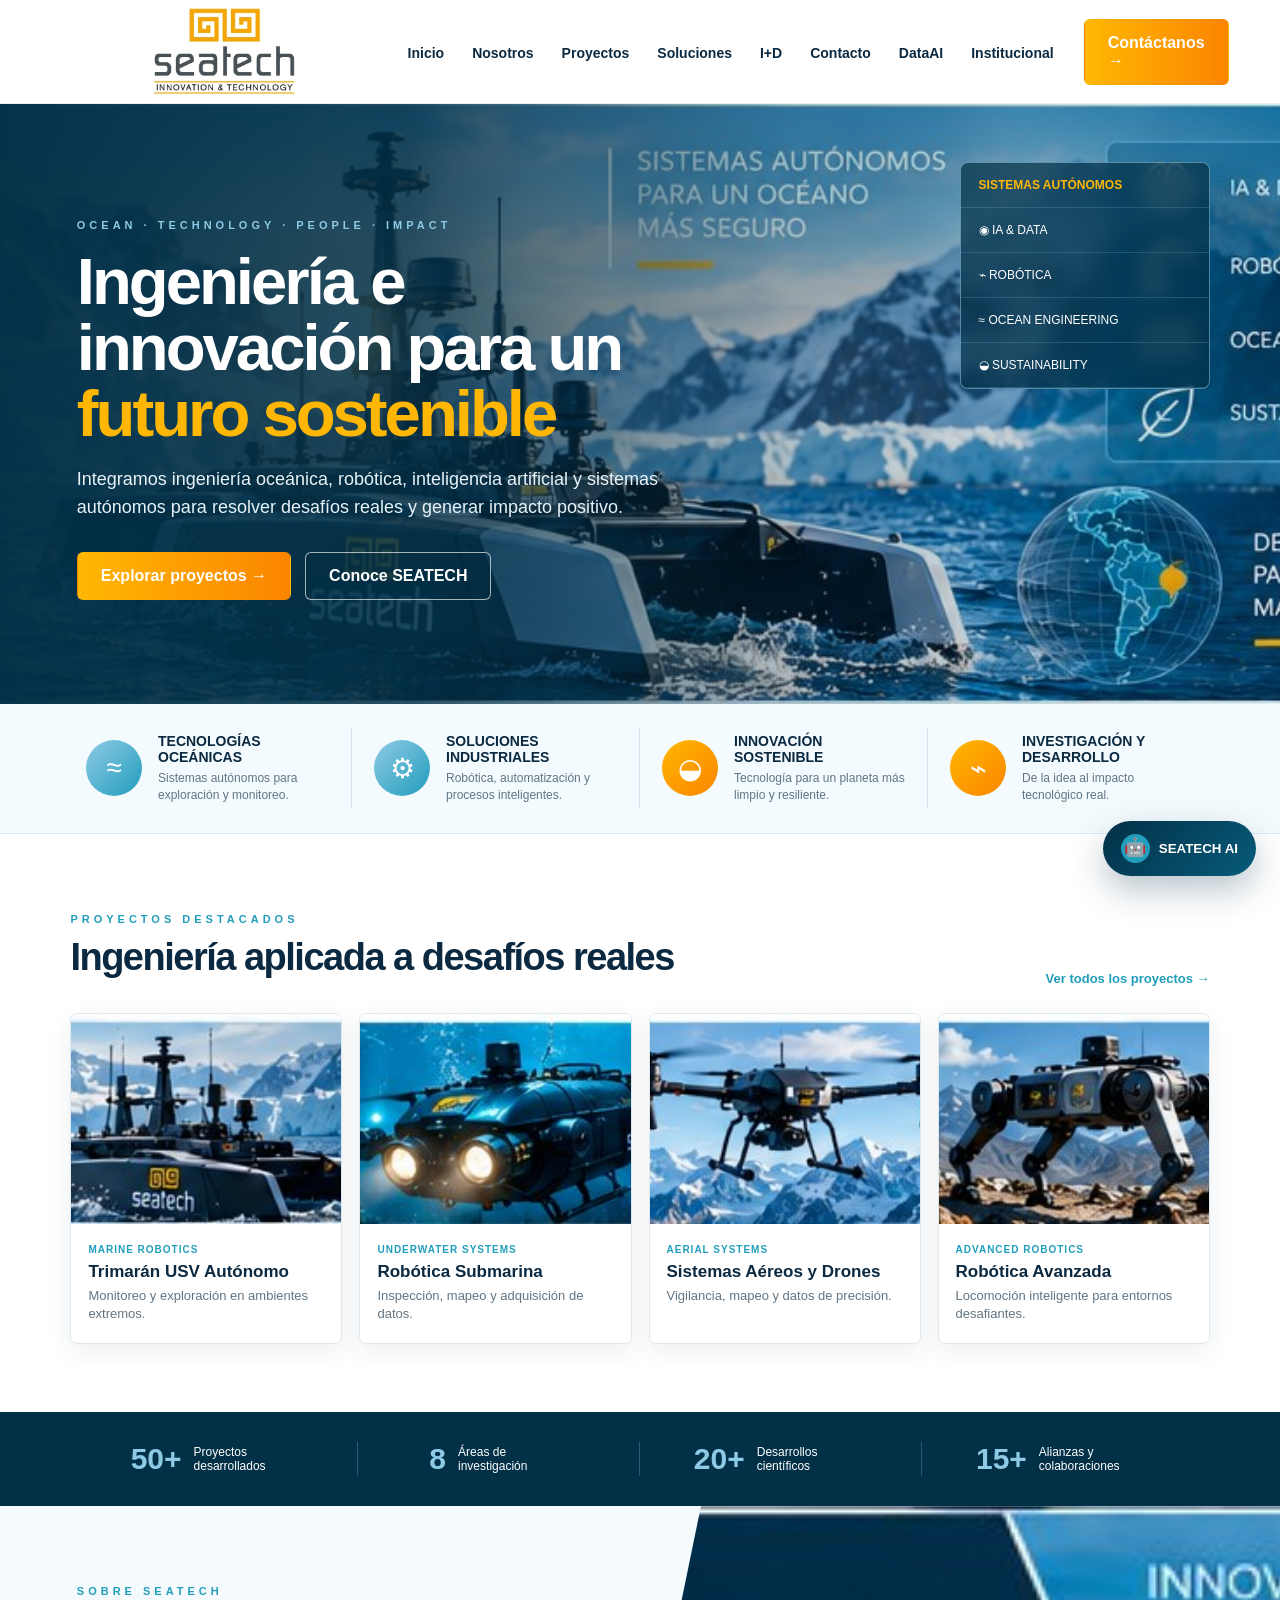
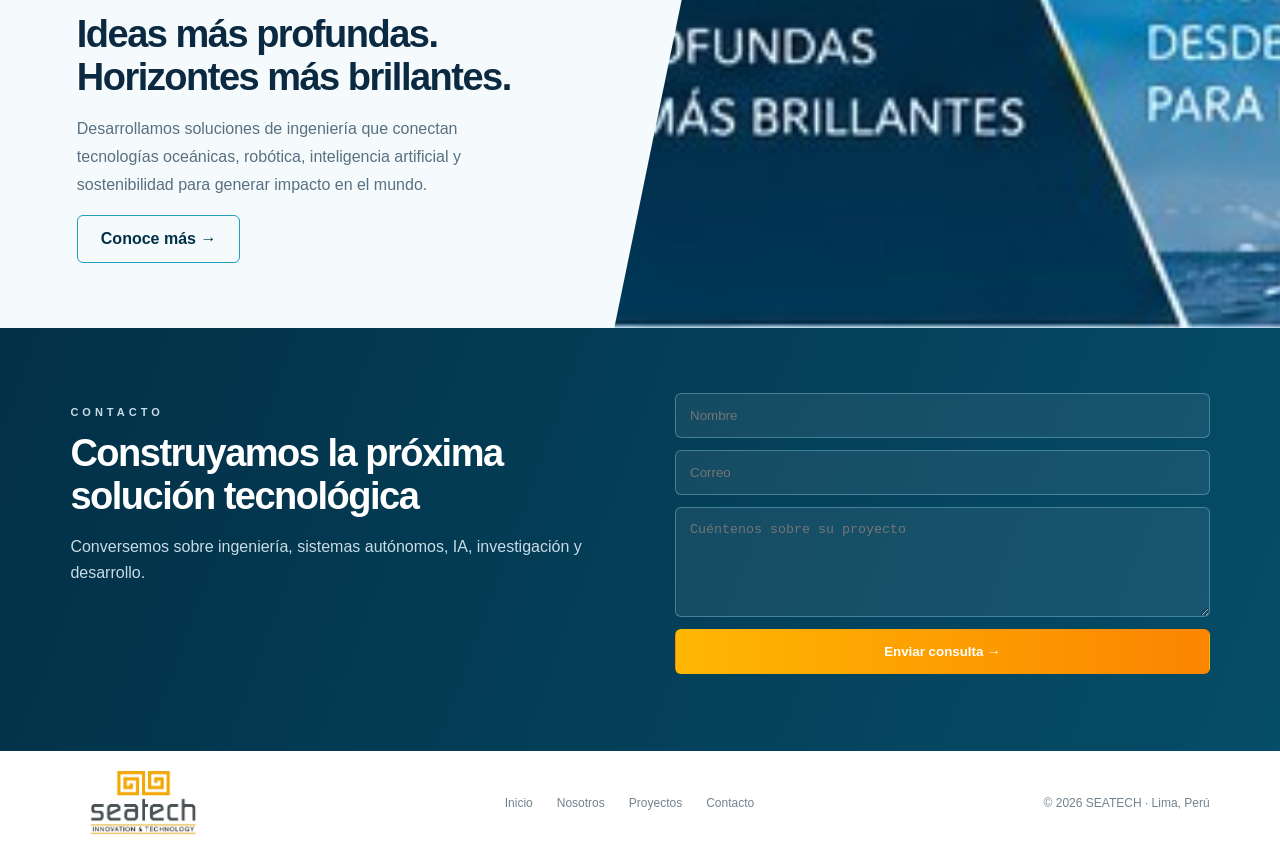
<file: index.html>
<!doctype html><html lang="es"><head><meta charset="utf-8"><meta name="viewport" content="width=device-width,initial-scale=1,viewport-fit=cover"><meta name="theme-color" content="#023047"><meta name="description" content="SEATECH Innovation & Technology — ingeniería oceánica, robótica, inteligencia artificial y sistemas autónomos."><title>SEATECH | Innovation & Technology</title><link rel="stylesheet" href="styles.css?v=13"></head><body>
<header class="topbar"><a class="brand" href="#inicio"><img src="assets/logo-original.jpg?v=10" alt="SEATECH Innovation & Technology"></a><button class="menu" id="menuBtn" aria-label="Abrir menú">☰</button><nav id="nav"><a href="#inicio">Inicio</a><a href="#nosotros">Nosotros</a><a href="projects.html">Proyectos</a><a href="#soluciones">Soluciones</a><a href="#id">I+D</a><a href="#contacto">Contacto</a><a class="dataai-nav" href="https://data.3seatech.com/" target="_blank" rel="noopener">DataAI</a><a class="dataai-nav" href="/institucional/" target="_blank" rel="noopener">Institucional</a></nav><a class="btn primary desktop" href="#contacto">Contáctanos →</a></header>
<main><section class="hero" id="inicio"><div class="hero-content"><p class="eyebrow">OCEAN · TECHNOLOGY · PEOPLE · IMPACT</p><h1>Ingeniería e innovación para un <em>futuro sostenible</em></h1><p class="lead">Integramos ingeniería oceánica, robótica, inteligencia artificial y sistemas autónomos para resolver desafíos reales y generar impacto positivo.</p><div class="actions"><a class="btn primary" href="projects.html">Explorar proyectos →</a><a class="btn glass" href="#nosotros">Conoce SEATECH</a></div></div><aside class="tech-panel"><b>SISTEMAS AUTÓNOMOS</b><span>◉ IA & DATA</span><span>⌁ ROBÓTICA</span><span>≈ OCEAN ENGINEERING</span><span>◒ SUSTAINABILITY</span></aside></section>
<section class="capabilities" id="soluciones"><article><i>≈</i><div><h3>Tecnologías oceánicas</h3><p>Sistemas autónomos para exploración y monitoreo.</p></div></article><article><i>⚙</i><div><h3>Soluciones industriales</h3><p>Robótica, automatización y procesos inteligentes.</p></div></article><article><i>◒</i><div><h3>Innovación sostenible</h3><p>Tecnología para un planeta más limpio y resiliente.</p></div></article><article><i>⌁</i><div><h3>Investigación y desarrollo</h3><p>De la idea al impacto tecnológico real.</p></div></article></section>
<section class="section projects"><div class="section-head"><div><p class="eyebrow blue">PROYECTOS DESTACADOS</p><h2>Ingeniería aplicada a desafíos reales</h2></div><a href="projects.html">Ver todos los proyectos →</a></div><div class="cards">
<article><img src="assets/project-usv.jpg?v=10" alt="Trimarán USV Autónomo"><div><small>MARINE ROBOTICS</small><h3>Trimarán USV Autónomo</h3><p>Monitoreo y exploración en ambientes extremos.</p></div></article>
<article><img src="assets/project-submarine.jpg?v=10" alt="Robótica submarina"><div><small>UNDERWATER SYSTEMS</small><h3>Robótica Submarina</h3><p>Inspección, mapeo y adquisición de datos.</p></div></article>
<article><img src="assets/project-drone.jpg?v=10" alt="Drones inteligentes"><div><small>AERIAL SYSTEMS</small><h3>Sistemas Aéreos y Drones</h3><p>Vigilancia, mapeo y datos de precisión.</p></div></article>
<article><img src="assets/project-robot.jpg?v=10" alt="Robótica avanzada"><div><small>ADVANCED ROBOTICS</small><h3>Robótica Avanzada</h3><p>Locomoción inteligente para entornos desafiantes.</p></div></article></div></section>
<section class="impact" id="id"><div><strong>50+</strong><span>Proyectos desarrollados</span></div><div><strong>8</strong><span>Áreas de investigación</span></div><div><strong>20+</strong><span>Desarrollos científicos</span></div><div><strong>15+</strong><span>Alianzas y colaboraciones</span></div></section>
<section class="about" id="nosotros"><div class="about-copy"><p class="eyebrow blue">SOBRE SEATECH</p><h2>Ideas más profundas.<br>Horizontes más brillantes.</h2><p>Desarrollamos soluciones de ingeniería que conectan tecnologías oceánicas, robótica, inteligencia artificial y sostenibilidad para generar impacto en el mundo.</p><a class="btn outline" href="#contacto">Conoce más →</a></div><div class="about-image"></div></section>
<section class="contact" id="contacto"><div><p class="eyebrow">CONTACTO</p><h2>Construyamos la próxima solución tecnológica</h2><p>Conversemos sobre ingeniería, sistemas autónomos, IA, investigación y desarrollo.</p></div><form id="contactForm"><input required placeholder="Nombre"><input required type="email" placeholder="Correo"><textarea required placeholder="Cuéntenos sobre su proyecto"></textarea><button class="btn primary" type="submit">Enviar consulta →</button><small id="formMsg"></small></form></section></main>
<footer><img src="assets/logo-original.jpg?v=10" alt="SEATECH"><div class="footnav"><a href="#inicio">Inicio</a><a href="#nosotros">Nosotros</a><a href="projects.html">Proyectos</a><a href="#contacto">Contacto</a></div><span>© <span id="year"></span> SEATECH · Lima, Perú</span></footer><button class="ai-launcher" id="aiLauncher" aria-label="Abrir SEATECH AI"><span>✦</span><b>SEATECH AI</b></button>
<aside class="ai-chat" id="aiChat" aria-label="Asistente SEATECH AI">
  <div class="ai-head"><div class="ai-avatar" aria-hidden="true"><span class="robot-head"><i></i><i></i></span></div><div><b>SEATECH AI</b><small><i></i> En línea</small></div><button id="aiClose" aria-label="Cerrar">×</button></div>
  <div class="ai-messages" id="aiMessages"><div class="ai-msg bot">¡Hola! 👋 Soy el agente AI de SEATECH. Puedo orientarte sobre proyectos, soluciones, investigación y colaboración.</div></div>
  <div class="ai-chips">
    <button data-q="proyectos">Conoce nuestros proyectos</button><button data-q="seatech">¿Qué es SEATECH?</button>
    <button data-q="tecnologias">Tecnologías que desarrollamos</button><button data-q="colaboracion">Oportunidades de colaboración</button>
  </div>
  <form class="ai-form" id="aiForm"><input id="aiInput" autocomplete="off" placeholder="Escribe tu consulta..."><button aria-label="Enviar">➜</button></form>
</aside>
<script>window.SEATECH_AI_API="https://hamlet-underwear-dab.ngrok-free.dev";</script>
<script src="app.js?v=12"></script></body></html>
</file>
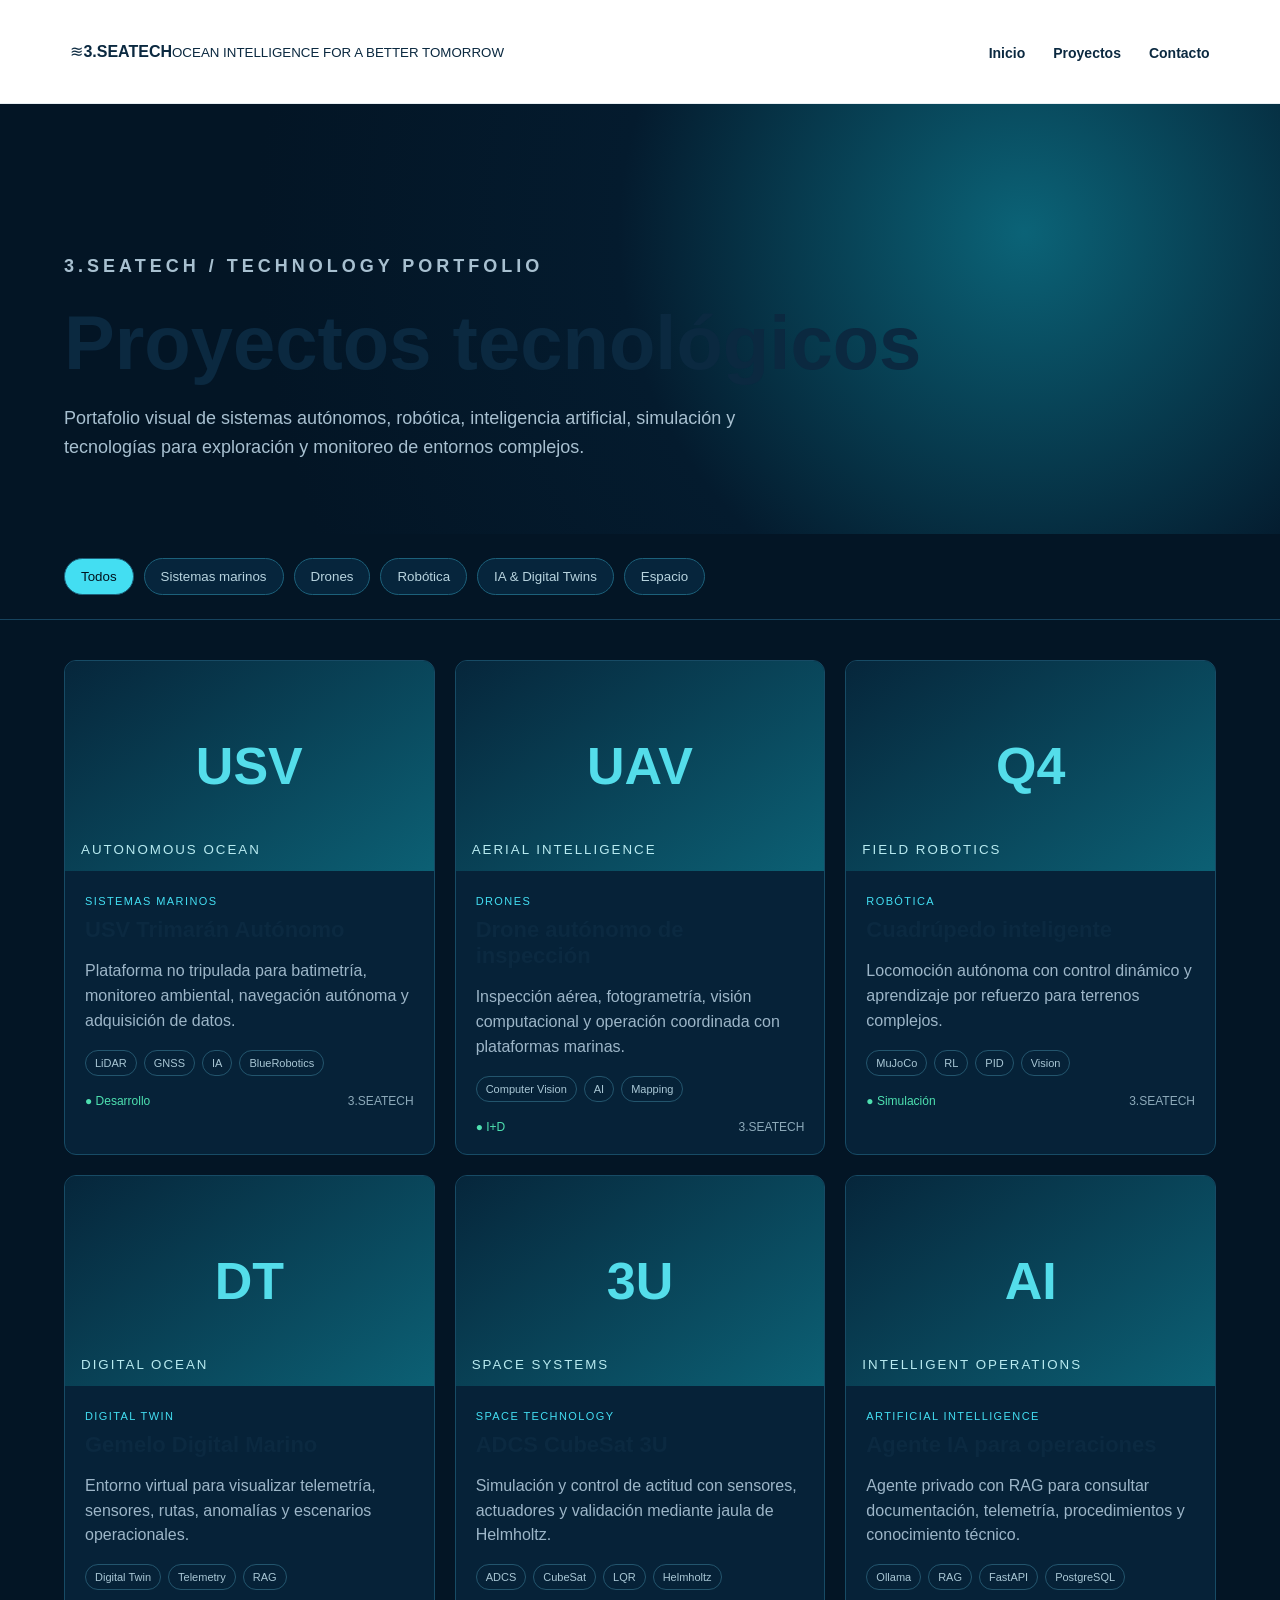
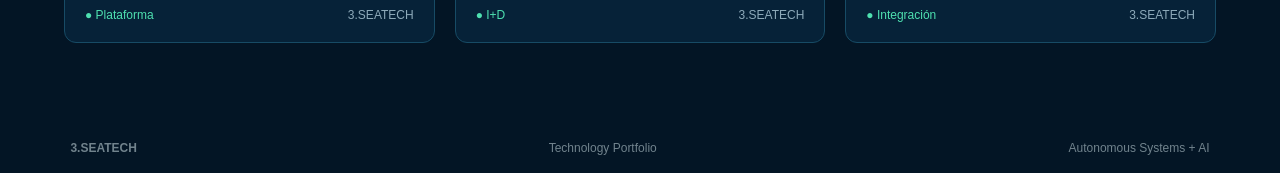
<file: projects.html>
<!doctype html><html lang="es"><head><meta charset="utf-8"><meta name="viewport" content="width=device-width,initial-scale=1"><title>Proyectos | 3.SEATECH</title><link rel="stylesheet" href="styles.css"><style>
body{background:#031525}.phead{padding:130px 5vw 55px;background:radial-gradient(circle at 80% 30%,#0b6377,#041b2e 38%,#031525 72%)}.phead h1{font-size:clamp(42px,6vw,76px);margin:10px 0}.phead p{max-width:760px;color:#a8c0d0;font-size:18px;line-height:1.6}.filters{display:flex;gap:10px;flex-wrap:wrap;padding:24px 5vw;border-bottom:1px solid #16435e}.filters button{background:#06253c;color:#b8d4df;border:1px solid #1c607a;padding:10px 16px;border-radius:30px;cursor:pointer}.filters button.active{background:#43def2;color:#02131f}.grid{padding:40px 5vw 80px;display:grid;grid-template-columns:repeat(3,1fr);gap:20px}.project{background:#062238;border:1px solid #174b65;border-radius:12px;overflow:hidden}.visual{height:210px;display:grid;place-items:center;position:relative;background:linear-gradient(145deg,#06263b,#0c6074)}.visual b{font-size:52px;color:#54ddea}.visual small{position:absolute;bottom:14px;left:16px;letter-spacing:2px;color:#b8eaf0}.body{padding:20px}.tag{font-size:11px;letter-spacing:1.4px;color:#43def2}.body h2{font-size:22px;margin:8px 0}.body p{color:#9db6c8;line-height:1.55}.tech{display:flex;gap:7px;flex-wrap:wrap;margin-top:15px}.tech span{font-size:11px;border:1px solid #23556d;border-radius:20px;padding:6px 9px;color:#a9c7d5}.status{margin-top:18px;display:flex;justify-content:space-between;font-size:12px;color:#8daaba}.dot{color:#4ee0b0}@media(max-width:950px){.grid{grid-template-columns:repeat(2,1fr)}}@media(max-width:620px){.grid{grid-template-columns:1fr}}
</style></head><body>
<header class="topbar"><a class="brand" href="index.html"><span class="mark">≋</span><span><b>3.SEATECH</b><small>OCEAN INTELLIGENCE FOR A BETTER TOMORROW</small></span></a><nav style="margin-left:auto"><a href="index.html">Inicio</a><a href="projects.html">Proyectos</a><a href="index.html#contacto">Contacto</a></nav></header>
<section class="phead"><p class="eyebrow">3.SEATECH / TECHNOLOGY PORTFOLIO</p><h1>Proyectos tecnológicos</h1><p>Portafolio visual de sistemas autónomos, robótica, inteligencia artificial, simulación y tecnologías para exploración y monitoreo de entornos complejos.</p></section>
<div class="filters" id="filters"><button class="active" data-f="all">Todos</button><button data-f="marino">Sistemas marinos</button><button data-f="aereo">Drones</button><button data-f="robotica">Robótica</button><button data-f="ia">IA & Digital Twins</button><button data-f="espacio">Espacio</button></div>
<main class="grid" id="grid">
<article class="project" data-cat="marino ia"><div class="visual"><b>USV</b><small>AUTONOMOUS OCEAN</small></div><div class="body"><span class="tag">SISTEMAS MARINOS</span><h2>USV Trimarán Autónomo</h2><p>Plataforma no tripulada para batimetría, monitoreo ambiental, navegación autónoma y adquisición de datos.</p><div class="tech"><span>LiDAR</span><span>GNSS</span><span>IA</span><span>BlueRobotics</span></div><div class="status"><span class="dot">● Desarrollo</span><span>3.SEATECH</span></div></div></article>
<article class="project" data-cat="aereo ia"><div class="visual"><b>UAV</b><small>AERIAL INTELLIGENCE</small></div><div class="body"><span class="tag">DRONES</span><h2>Drone autónomo de inspección</h2><p>Inspección aérea, fotogrametría, visión computacional y operación coordinada con plataformas marinas.</p><div class="tech"><span>Computer Vision</span><span>AI</span><span>Mapping</span></div><div class="status"><span class="dot">● I+D</span><span>3.SEATECH</span></div></div></article>
<article class="project" data-cat="robotica ia"><div class="visual"><b>Q4</b><small>FIELD ROBOTICS</small></div><div class="body"><span class="tag">ROBÓTICA</span><h2>Cuadrúpedo inteligente</h2><p>Locomoción autónoma con control dinámico y aprendizaje por refuerzo para terrenos complejos.</p><div class="tech"><span>MuJoCo</span><span>RL</span><span>PID</span><span>Vision</span></div><div class="status"><span class="dot">● Simulación</span><span>3.SEATECH</span></div></div></article>
<article class="project" data-cat="ia marino"><div class="visual"><b>DT</b><small>DIGITAL OCEAN</small></div><div class="body"><span class="tag">DIGITAL TWIN</span><h2>Gemelo Digital Marino</h2><p>Entorno virtual para visualizar telemetría, sensores, rutas, anomalías y escenarios operacionales.</p><div class="tech"><span>Digital Twin</span><span>Telemetry</span><span>RAG</span></div><div class="status"><span class="dot">● Plataforma</span><span>3.SEATECH</span></div></div></article>
<article class="project" data-cat="espacio ia"><div class="visual"><b>3U</b><small>SPACE SYSTEMS</small></div><div class="body"><span class="tag">SPACE TECHNOLOGY</span><h2>ADCS CubeSat 3U</h2><p>Simulación y control de actitud con sensores, actuadores y validación mediante jaula de Helmholtz.</p><div class="tech"><span>ADCS</span><span>CubeSat</span><span>LQR</span><span>Helmholtz</span></div><div class="status"><span class="dot">● I+D</span><span>3.SEATECH</span></div></div></article>
<article class="project" data-cat="ia"><div class="visual"><b>AI</b><small>INTELLIGENT OPERATIONS</small></div><div class="body"><span class="tag">ARTIFICIAL INTELLIGENCE</span><h2>Agente IA para operaciones</h2><p>Agente privado con RAG para consultar documentación, telemetría, procedimientos y conocimiento técnico.</p><div class="tech"><span>Ollama</span><span>RAG</span><span>FastAPI</span><span>PostgreSQL</span></div><div class="status"><span class="dot">● Integración</span><span>3.SEATECH</span></div></div></article>
</main><footer><b>3.SEATECH</b><span>Technology Portfolio</span><span>Autonomous Systems + AI</span></footer>
<script>const buttons=document.querySelectorAll('[data-f]'),cards=document.querySelectorAll('[data-cat]');buttons.forEach(b=>b.addEventListener('click',()=>{buttons.forEach(x=>x.classList.remove('active'));b.classList.add('active');const f=b.dataset.f;cards.forEach(c=>c.style.display=f==='all'||c.dataset.cat.split(' ').includes(f)?'block':'none')}));</script></body></html>
</file>
<file: styles.css>
:root{--light:#8ecae6;--cyan:#219ebc;--navy:#023047;--yellow:#ffb703;--orange:#fb8500;--ink:#0b2940;--soft:#f5fafc}*{box-sizing:border-box}html{scroll-behavior:smooth}body{margin:0;font-family:Inter,Segoe UI,Arial,sans-serif;color:var(--ink);background:#fff}a{text-decoration:none;color:inherit}.topbar{height:92px;display:flex;align-items:center;gap:30px;padding:0 5.5vw;background:#fff;position:sticky;top:0;z-index:50;border-bottom:1px solid #e7eef2}.brand img{display:block;width:190px;height:78px;object-fit:contain}.topbar nav{display:flex;gap:28px;margin-left:auto;font-size:14px;font-weight:700}.topbar nav a{padding:36px 0 31px;border-bottom:3px solid transparent}.topbar nav a:hover{color:var(--cyan);border-color:var(--yellow)}.menu{display:none;border:0;background:transparent;font-size:27px}.btn{display:inline-flex;align-items:center;justify-content:center;border-radius:6px;padding:14px 23px;font-weight:800;border:1px solid transparent;cursor:pointer}.primary{background:linear-gradient(90deg,var(--yellow),var(--orange));color:#fff}.glass{border-color:rgba(255,255,255,.65);background:rgba(2,48,71,.28);color:#fff}.outline{border-color:var(--cyan);color:var(--navy)}.hero{min-height:600px;position:relative;display:flex;align-items:center;padding:65px 6vw;color:#fff;background-image:linear-gradient(90deg,rgba(2,48,71,.98) 0%,rgba(2,48,71,.85) 32%,rgba(2,48,71,.28) 62%,rgba(2,48,71,.08) 100%),url('assets/hero-photo.jpg?v=10');background-size:cover;background-position:center}.hero-content{width:52%;position:relative;z-index:2}.eyebrow{font-size:11px;letter-spacing:4px;font-weight:900;color:var(--light)}.eyebrow.blue{color:var(--cyan)}.hero h1{font-size:clamp(46px,5.1vw,76px);line-height:1.01;letter-spacing:-3px;margin:18px 0}.hero h1 em{font-style:normal;color:var(--yellow)}.lead{font-size:18px;line-height:1.6;max-width:650px;color:#e7f3f8}.actions{display:flex;gap:14px;margin-top:30px}.tech-panel{position:absolute;right:5.5%;top:58px;width:250px;display:grid;background:rgba(2,48,71,.70);border:1px solid rgba(142,202,230,.55);backdrop-filter:blur(10px);border-radius:8px;overflow:hidden}.tech-panel b,.tech-panel span{padding:15px 18px;border-bottom:1px solid rgba(142,202,230,.2);font-size:12px}.tech-panel b{color:var(--yellow)}.capabilities{display:grid;grid-template-columns:repeat(4,1fr);padding:24px 5vw;background:#f4fbfe;border-bottom:1px solid #dcebf2}.capabilities article{display:flex;align-items:center;gap:16px;padding:5px 22px;border-right:1px solid #d2e4ec}.capabilities article:last-child{border:0}.capabilities i{font-style:normal;min-width:56px;height:56px;border-radius:50%;display:grid;place-items:center;background:linear-gradient(135deg,var(--light),var(--cyan));color:#fff;font-size:28px}.capabilities article:nth-child(n+3) i{background:linear-gradient(135deg,var(--yellow),var(--orange))}.capabilities h3{font-size:14px;text-transform:uppercase;margin:0 0 5px}.capabilities p{font-size:12px;line-height:1.4;margin:0;color:#607585}.section{padding:68px 5.5vw}.section-head{display:flex;align-items:end;justify-content:space-between}.section-head h2,.about h2,.contact h2{font-size:38px;letter-spacing:-1.5px;margin:7px 0}.section-head>a{color:var(--cyan);font-weight:800;font-size:13px}.cards{display:grid;grid-template-columns:repeat(4,1fr);gap:17px;margin-top:27px}.cards article{border:1px solid #e0e9ed;border-radius:7px;overflow:hidden;background:#fff;box-shadow:0 8px 24px rgba(2,48,71,.08);transition:.25s}.cards article:hover{transform:translateY(-5px);box-shadow:0 16px 30px rgba(2,48,71,.14)}.cards img{width:100%;height:180px;object-fit:cover;display:block}.cards article>div{padding:15px 17px 19px}.cards small{font-size:10px;letter-spacing:1px;color:var(--cyan);font-weight:900}.cards h3{font-size:17px;margin:5px 0}.cards p{font-size:13px;line-height:1.45;color:#627583;margin:0}.impact{background:var(--navy);color:#fff;display:grid;grid-template-columns:repeat(4,1fr);padding:30px 6vw}.impact div{display:flex;align-items:center;gap:12px;justify-content:center;border-right:1px solid rgba(142,202,230,.28)}.impact div:last-child{border:0}.impact strong{font-size:30px;color:var(--light)}.impact span{font-size:12px;max-width:110px}.about{min-height:380px;display:grid;grid-template-columns:48% 52%;background:var(--soft)}.about-copy{padding:65px 6vw}.about-copy p{line-height:1.75;color:#587080}.about-image{background:url('assets/about-ocean.jpg?v=10') center/cover no-repeat;clip-path:polygon(13% 0,100% 0,100% 100%,0 100%)}.contact{padding:65px 5.5vw;background:linear-gradient(110deg,var(--navy),#064d68);color:#fff;display:flex;gap:70px}.contact>div,.contact form{width:50%}.contact p{color:#c9dce5;line-height:1.6}.contact form{display:grid;gap:12px}.contact input,.contact textarea{border:1px solid rgba(142,202,230,.4);background:rgba(255,255,255,.07);padding:14px;border-radius:6px;color:#fff}.contact textarea{min-height:110px}footer{display:flex;align-items:center;justify-content:space-between;gap:25px;padding:18px 5.5vw;color:#71838d;font-size:12px}footer img{width:145px;height:68px;object-fit:contain}.footnav{display:flex;gap:24px}.footnav a:hover{color:var(--cyan)}@media(max-width:1050px){.desktop{display:none}.menu{display:block;margin-left:auto}.topbar nav{display:none;position:absolute;top:92px;left:0;right:0;background:#fff;padding:20px 5vw;flex-direction:column;box-shadow:0 12px 20px rgba(2,48,71,.1)}.topbar nav.open{display:flex}.topbar nav a{padding:7px}.hero-content{width:66%}.tech-panel{right:3%;width:220px}.capabilities,.cards{grid-template-columns:repeat(2,1fr)}}@media(max-width:700px){.topbar{height:78px;padding:0 18px}.brand img{width:145px;height:64px}.topbar nav{top:78px}.hero{min-height:690px;padding:42px 22px 35px;align-items:flex-end;background-image:linear-gradient(180deg,rgba(2,48,71,.05) 0%,rgba(2,48,71,.25) 32%,rgba(2,48,71,.92) 67%,#023047 100%),url('assets/hero-photo.jpg?v=10');background-position:57% center}.hero-content{width:100%;padding-top:250px}.hero h1{font-size:clamp(39px,12vw,56px);letter-spacing:-2px}.lead{font-size:16px}.tech-panel{display:none}.actions{flex-direction:column}.actions .btn{width:100%}.capabilities,.cards,.impact{grid-template-columns:1fr}.capabilities{padding:8px 18px}.capabilities article,.impact div{border-right:0;border-bottom:1px solid #d6e5ec;padding:18px}.section{padding:50px 20px}.section-head{align-items:flex-start;gap:18px;flex-direction:column}.cards{gap:20px}.cards img{height:215px}.about{grid-template-columns:1fr}.about-copy{padding:52px 22px}.about-image{height:270px;clip-path:none}.contact{padding:52px 22px;flex-direction:column;gap:30px}.contact>div,.contact form{width:100%}.section-head h2,.about h2,.contact h2{font-size:32px}footer{padding:18px 20px;flex-direction:column}.footnav{flex-wrap:wrap;justify-content:center}}
/* v11 — logo scale + SEATECH AI */
.brand img{width:235px;height:84px}.ai-launcher{position:fixed;right:24px;bottom:24px;z-index:80;border:0;border-radius:999px;background:linear-gradient(135deg,#023047,#075b7a);color:#fff;padding:13px 18px;box-shadow:0 14px 35px rgba(2,48,71,.28);display:flex;gap:9px;align-items:center;cursor:pointer}.ai-launcher span{width:29px;height:29px;border-radius:50%;display:grid;place-items:center;background:#219ebc}.ai-chat{position:fixed;right:24px;bottom:24px;z-index:90;width:min(350px,calc(100vw - 32px));max-height:min(650px,calc(100vh - 48px));background:#023047;color:#fff;border:1px solid rgba(142,202,230,.45);border-radius:16px;box-shadow:0 24px 60px rgba(2,48,71,.35);overflow:hidden;display:none;flex-direction:column}.ai-chat.open{display:flex}.ai-head{display:flex;align-items:center;gap:11px;padding:15px;background:linear-gradient(135deg,#023047,#075b7a);border-bottom:1px solid rgba(142,202,230,.22)}.ai-avatar{width:42px;height:42px;border-radius:50%;display:grid;place-items:center;background:#219ebc;border:2px solid #8ecae6;font-weight:900}.ai-head>div:nth-child(2){display:grid}.ai-head small{margin-top:3px;color:#cdebf5}.ai-head small i{display:inline-block;width:7px;height:7px;border-radius:50%;background:#33d17a}.ai-head>button{margin-left:auto;border:0;background:none;color:#fff;font-size:26px;cursor:pointer}.ai-messages{padding:15px;overflow:auto;display:grid;gap:10px;background:#f4fafc;min-height:145px}.ai-msg{max-width:88%;padding:11px 13px;border-radius:12px;font-size:13px;line-height:1.45}.ai-msg.bot{background:#fff;color:#12364b;border:1px solid #dcebf2}.ai-msg.user{background:#219ebc;color:#fff;margin-left:auto}.ai-chips{padding:0 15px 12px;background:#f4fafc;display:grid;gap:7px}.ai-chips button{border:1px solid #8ecae6;background:#fff;color:#023047;border-radius:999px;padding:9px 12px;text-align:left;cursor:pointer}.ai-chips button:hover{background:#e8f6fb}.ai-form{display:flex;gap:8px;padding:12px;background:#fff;border-top:1px solid #dcebf2}.ai-form input{flex:1;min-width:0;border:1px solid #cbdde5;border-radius:10px;padding:11px;color:#023047}.ai-form button{width:42px;border:0;border-radius:10px;background:#219ebc;color:#fff;font-size:18px;cursor:pointer}@media(max-width:700px){.brand img{width:178px;height:68px}.ai-launcher{right:14px;bottom:14px}.ai-chat{right:8px;bottom:8px;width:calc(100vw - 16px);max-height:calc(100dvh - 16px);border-radius:14px}.ai-messages{min-height:130px}.ai-chips{grid-template-columns:1fr 1fr}.ai-chips button{font-size:11px}.topbar{padding-left:12px;padding-right:12px}}
/* v12 — 40% corporate logo increase, higher fidelity image rendering */
.brand img{width:329px;height:92px;max-width:24vw;object-fit:contain;image-rendering:auto}.topbar{min-height:104px}.hero,.about-image{image-rendering:auto}.hero{background-position:center center}.cards img{height:210px;image-rendering:auto}
.ai-head small.remote-state{display:block}.ai-head small.remote-state.offline{color:#ffcf66}
@media(max-width:1050px){.brand img{width:260px;max-width:34vw}.topbar{min-height:96px}}
@media(max-width:700px){.brand img{width:205px;height:72px;max-width:58vw}.topbar{min-height:84px}.cards img{height:225px}}
/* v13 — SEATECH AI robot identity */
.ai-avatar{position:relative;overflow:visible;background:linear-gradient(145deg,#8ecae6,#219ebc);box-shadow:0 0 0 3px rgba(255,255,255,.12)}
.robot-head{width:27px;height:21px;border:2px solid #fff;border-radius:8px;display:flex;align-items:center;justify-content:center;gap:5px;position:relative;background:#023047}
.robot-head:before{content:"";position:absolute;top:-7px;left:50%;width:2px;height:6px;background:#fff;transform:translateX(-50%)}
.robot-head:after{content:"";position:absolute;top:-10px;left:50%;width:5px;height:5px;border-radius:50%;background:#ffb703;transform:translateX(-50%)}
.robot-head i{width:5px;height:5px;border-radius:50%;background:#8ecae6;box-shadow:0 0 5px #8ecae6}
.ai-launcher span:first-child{font-size:0}.ai-launcher span:first-child:before{content:"🤖";font-size:18px}
</file>
